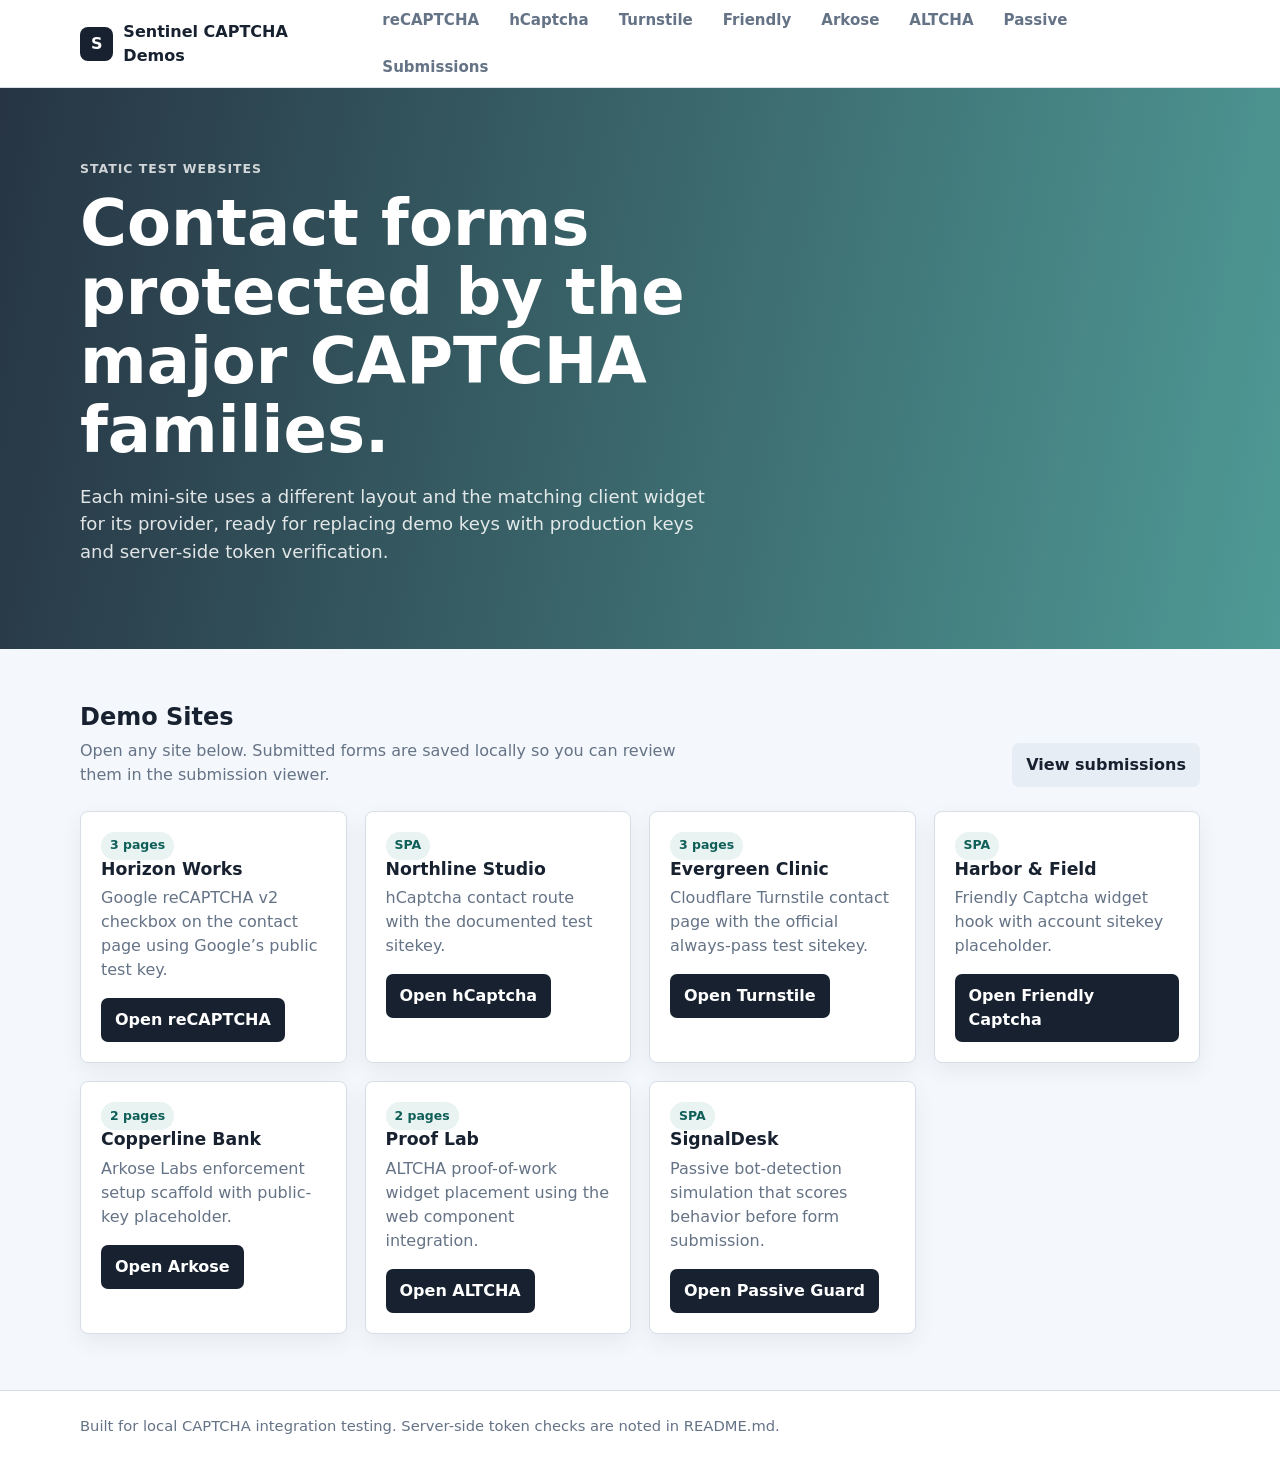
<file: index.html>
<!doctype html>
<html lang="en">
  <head>
    <meta charset="utf-8">
    <meta name="viewport" content="width=device-width, initial-scale=1">
    <title>CAPTCHA Contact Form Demo Sites</title>
    <link rel="stylesheet" href="assets/styles.css">
  </head>
  <body>
    <div class="site-shell">
      <header class="topbar">
        <div class="topbar-inner">
          <a class="brand" href="index.html"><span class="mark">S</span><span>Sentinel CAPTCHA Demos</span></a>
          <nav class="nav" aria-label="Demo sites">
            <a href="recaptcha-horizon/index.html">reCAPTCHA</a>
            <a href="hcaptcha-studio/index.html">hCaptcha</a>
            <a href="turnstile-clinic/index.html">Turnstile</a>
            <a href="friendlycaptcha-agency/index.html">Friendly</a>
            <a href="arkose-bank/index.html">Arkose</a>
            <a href="altcha-lab/index.html">ALTCHA</a>
            <a href="passive-guard/index.html">Passive</a>
            <a href="submissions.html">Submissions</a>
          </nav>
        </div>
      </header>
      <main>
        <section class="hero">
          <div class="hero-inner">
            <p class="eyebrow">Static test websites</p>
            <h1>Contact forms protected by the major CAPTCHA families.</h1>
            <p class="hero-copy">Each mini-site uses a different layout and the matching client widget for its provider, ready for replacing demo keys with production keys and server-side token verification.</p>
          </div>
        </section>
        <section class="section">
          <div class="section-head">
            <div>
              <h2>Demo Sites</h2>
              <p>Open any site below. Submitted forms are saved locally so you can review them in the submission viewer.</p>
            </div>
            <a class="button secondary" href="submissions.html">View submissions</a>
          </div>
          <div class="grid">
            <article class="card">
              <span class="tag">3 pages</span>
              <h3>Horizon Works</h3>
              <p>Google reCAPTCHA v2 checkbox on the contact page using Google’s public test key.</p>
              <a class="button" href="recaptcha-horizon/index.html">Open reCAPTCHA</a>
            </article>
            <article class="card">
              <span class="tag">SPA</span>
              <h3>Northline Studio</h3>
              <p>hCaptcha contact route with the documented test sitekey.</p>
              <a class="button" href="hcaptcha-studio/index.html">Open hCaptcha</a>
            </article>
            <article class="card">
              <span class="tag">3 pages</span>
              <h3>Evergreen Clinic</h3>
              <p>Cloudflare Turnstile contact page with the official always-pass test sitekey.</p>
              <a class="button" href="turnstile-clinic/index.html">Open Turnstile</a>
            </article>
            <article class="card">
              <span class="tag">SPA</span>
              <h3>Harbor & Field</h3>
              <p>Friendly Captcha widget hook with account sitekey placeholder.</p>
              <a class="button" href="friendlycaptcha-agency/index.html">Open Friendly Captcha</a>
            </article>
            <article class="card">
              <span class="tag">2 pages</span>
              <h3>Copperline Bank</h3>
              <p>Arkose Labs enforcement setup scaffold with public-key placeholder.</p>
              <a class="button" href="arkose-bank/index.html">Open Arkose</a>
            </article>
            <article class="card">
              <span class="tag">2 pages</span>
              <h3>Proof Lab</h3>
              <p>ALTCHA proof-of-work widget placement using the web component integration.</p>
              <a class="button" href="altcha-lab/index.html">Open ALTCHA</a>
            </article>
            <article class="card">
              <span class="tag">SPA</span>
              <h3>SignalDesk</h3>
              <p>Passive bot-detection simulation that scores behavior before form submission.</p>
              <a class="button" href="passive-guard/index.html">Open Passive Guard</a>
            </article>
          </div>
        </section>
      </main>
      <footer class="footer"><div class="footer-inner">Built for local CAPTCHA integration testing. Server-side token checks are noted in README.md.</div></footer>
    </div>
  </body>
</html>
</file>
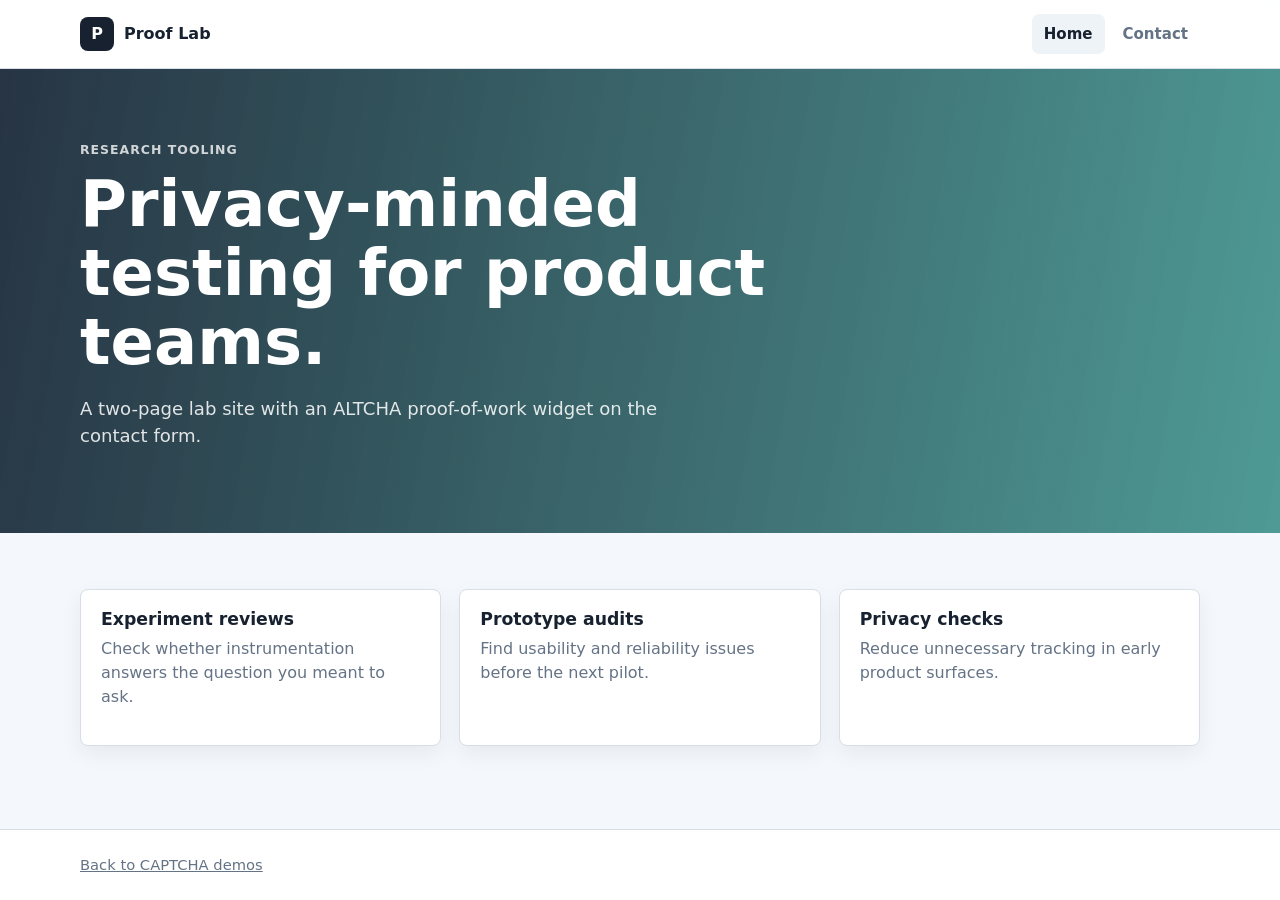
<file: altcha-lab/index.html>
<!doctype html>
<html lang="en">
  <head>
    <meta charset="utf-8">
    <meta name="viewport" content="width=device-width, initial-scale=1">
    <title>Proof Lab | ALTCHA Demo</title>
    <link rel="stylesheet" href="../assets/styles.css">
  </head>
  <body>
    <div class="site-shell">
      <header class="topbar"><div class="topbar-inner"><a class="brand" href="index.html"><span class="mark">P</span><span>Proof Lab</span></a><nav class="nav"><a aria-current="page" href="index.html">Home</a><a href="contact.html">Contact</a></nav></div></header>
      <main>
        <section class="hero"><div class="hero-inner"><p class="eyebrow">Research tooling</p><h1>Privacy-minded testing for product teams.</h1><p class="hero-copy">A two-page lab site with an ALTCHA proof-of-work widget on the contact form.</p></div></section>
        <section class="section"><div class="grid"><article class="card"><h3>Experiment reviews</h3><p>Check whether instrumentation answers the question you meant to ask.</p></article><article class="card"><h3>Prototype audits</h3><p>Find usability and reliability issues before the next pilot.</p></article><article class="card"><h3>Privacy checks</h3><p>Reduce unnecessary tracking in early product surfaces.</p></article></div></section>
      </main>
      <footer class="footer"><div class="footer-inner"><a href="../index.html">Back to CAPTCHA demos</a></div></footer>
    </div>
  </body>
</html>
</file>
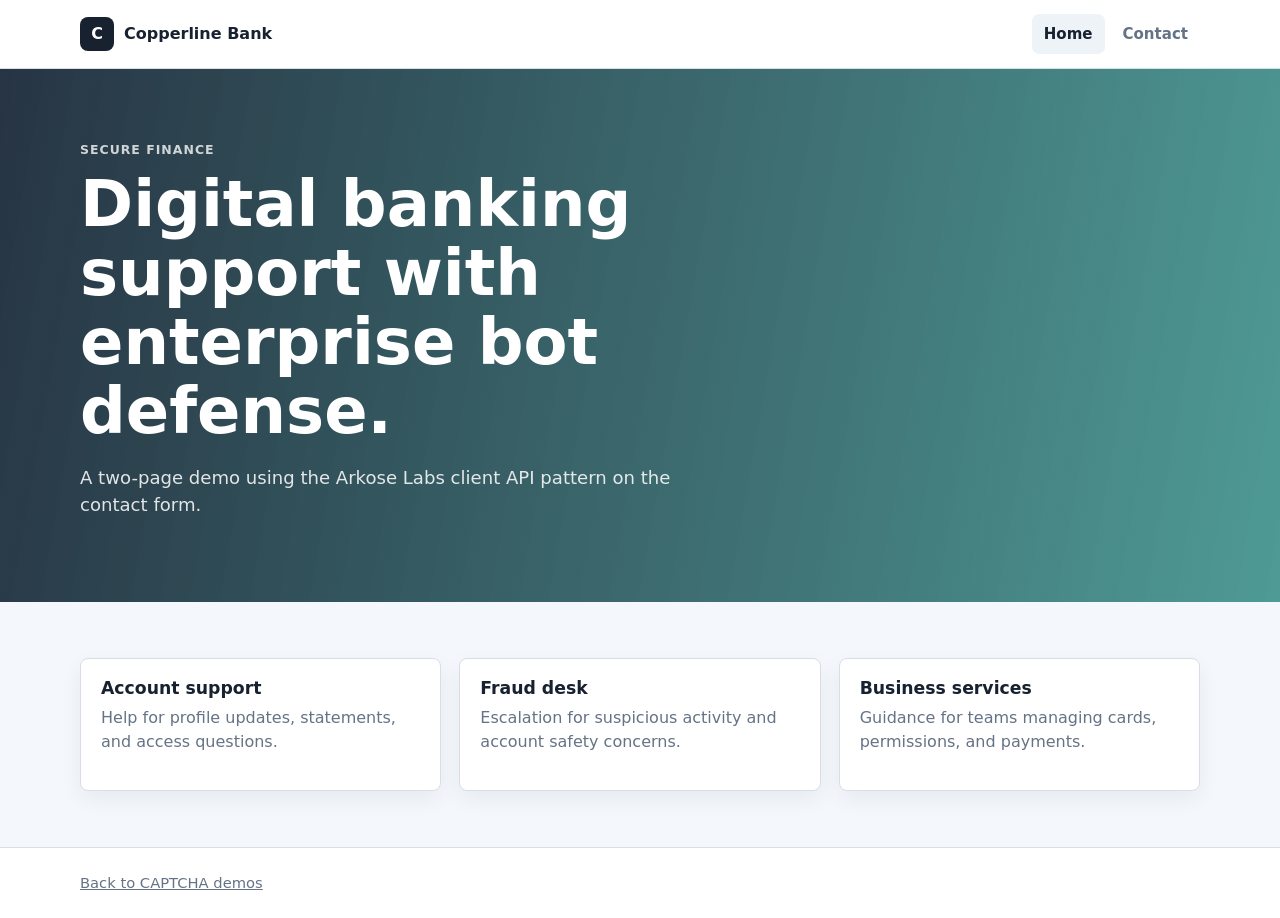
<file: arkose-bank/index.html>
<!doctype html>
<html lang="en">
  <head>
    <meta charset="utf-8">
    <meta name="viewport" content="width=device-width, initial-scale=1">
    <title>Copperline Bank | Arkose Labs Demo</title>
    <link rel="stylesheet" href="../assets/styles.css">
  </head>
  <body>
    <div class="site-shell">
      <header class="topbar"><div class="topbar-inner"><a class="brand" href="index.html"><span class="mark">C</span><span>Copperline Bank</span></a><nav class="nav"><a aria-current="page" href="index.html">Home</a><a href="contact.html">Contact</a></nav></div></header>
      <main>
        <section class="hero"><div class="hero-inner"><p class="eyebrow">Secure finance</p><h1>Digital banking support with enterprise bot defense.</h1><p class="hero-copy">A two-page demo using the Arkose Labs client API pattern on the contact form.</p></div></section>
        <section class="section"><div class="grid"><article class="card"><h3>Account support</h3><p>Help for profile updates, statements, and access questions.</p></article><article class="card"><h3>Fraud desk</h3><p>Escalation for suspicious activity and account safety concerns.</p></article><article class="card"><h3>Business services</h3><p>Guidance for teams managing cards, permissions, and payments.</p></article></div></section>
      </main>
      <footer class="footer"><div class="footer-inner"><a href="../index.html">Back to CAPTCHA demos</a></div></footer>
    </div>
  </body>
</html>
</file>
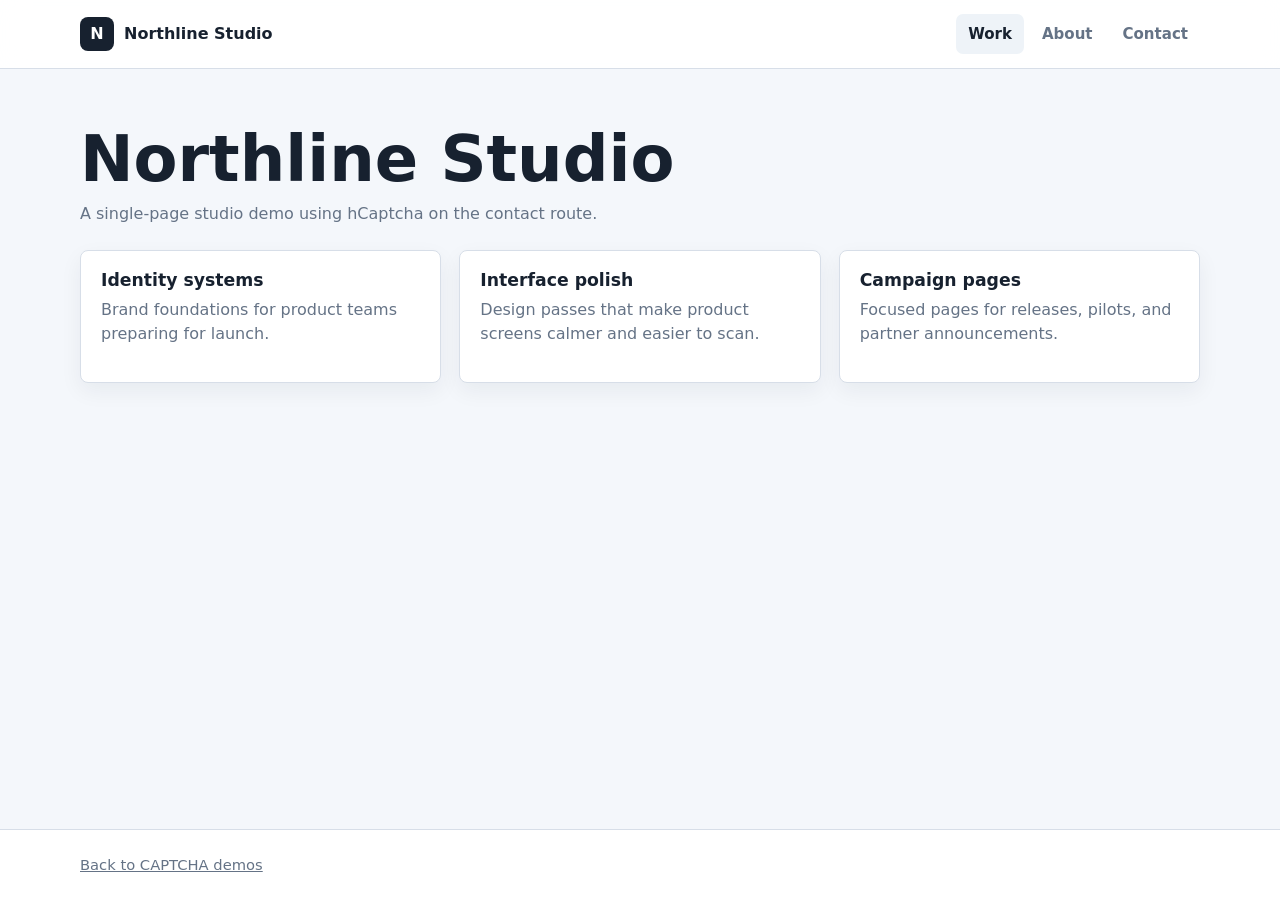
<file: hcaptcha-studio/index.html>
<!doctype html>
<html lang="en">
  <head>
    <meta charset="utf-8">
    <meta name="viewport" content="width=device-width, initial-scale=1">
    <title>Northline Studio | hCaptcha SPA Demo</title>
    <link rel="stylesheet" href="../assets/styles.css">
    <script src="https://js.hcaptcha.com/1/api.js" async defer></script>
  </head>
  <body>
    <div class="site-shell">
      <header class="topbar">
        <div class="topbar-inner">
          <a class="brand" href="#home"><span class="mark">N</span><span>Northline Studio</span></a>
          <nav class="nav" aria-label="Northline routes">
            <a href="#home" data-route-link="home" aria-current="page">Work</a>
            <a href="#about" data-route-link="about">About</a>
            <a href="#contact" data-route-link="contact">Contact</a>
          </nav>
        </div>
      </header>
      <main class="section">
        <section class="route active" data-route="home">
          <div class="section-head"><div><h1>Northline Studio</h1><p>A single-page studio demo using hCaptcha on the contact route.</p></div></div>
          <div class="grid">
            <article class="card"><h3>Identity systems</h3><p>Brand foundations for product teams preparing for launch.</p></article>
            <article class="card"><h3>Interface polish</h3><p>Design passes that make product screens calmer and easier to scan.</p></article>
            <article class="card"><h3>Campaign pages</h3><p>Focused pages for releases, pilots, and partner announcements.</p></article>
          </div>
        </section>
        <section class="route" data-route="about">
          <div class="section-head"><div><h1>About</h1><p>Northline keeps strategy, visual design, and front-end prototyping close together.</p></div></div>
          <div class="content"><p>The SPA routing is intentionally small: it swaps sections in place while keeping the hCaptcha script loaded globally for the contact form.</p></div>
        </section>
        <section class="route" data-route="contact">
          <div class="split">
            <section class="content">
              <h1>Start a project</h1>
              <p>This form uses hCaptcha’s widget class and documented test sitekey. Successful challenges add an <code>h-captcha-response</code> token to the form.</p>
            </section>
            <section class="panel" aria-label="Contact form">
              <form class="contact-form" data-demo-form data-provider="hCaptcha">
                <div class="field"><label for="hc-name">Name</label><input id="hc-name" name="name" required></div>
                <div class="field"><label for="hc-email">Email</label><input id="hc-email" name="email" type="email" required></div>
                <div class="field"><label for="hc-budget">Budget</label><select id="hc-budget" name="budget"><option>Exploring</option><option>Under $10k</option><option>$10k-$25k</option><option>$25k+</option></select></div>
                <div class="field"><label for="hc-message">Message</label><textarea id="hc-message" name="message" required></textarea></div>
                <div class="captcha-slot"><div class="h-captcha" data-sitekey="10000000-ffff-ffff-ffff-000000000001" data-callback="sentinelCaptchaSolved" data-expired-callback="sentinelCaptchaExpired" data-error-callback="sentinelCaptchaError"></div></div>
                <button class="button" type="submit">Send inquiry</button>
                <p class="status" data-status></p>
              </form>
            </section>
          </div>
        </section>
      </main>
      <footer class="footer"><div class="footer-inner"><a href="../index.html">Back to CAPTCHA demos</a></div></footer>
    </div>
    <script src="../assets/spa.js"></script>
    <script src="../assets/forms.js"></script>
  </body>
</html>
</file>
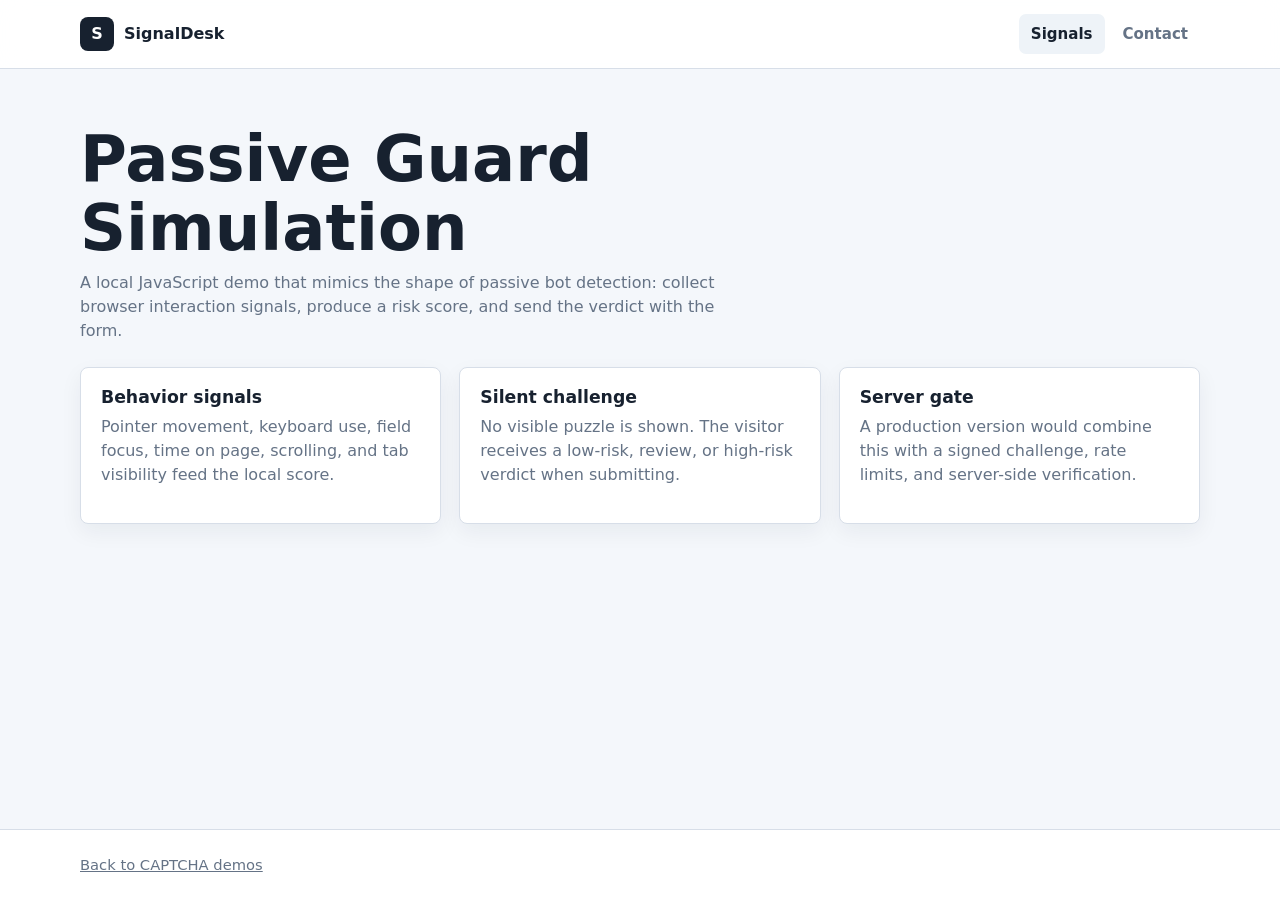
<file: passive-guard/index.html>
<!doctype html>
<html lang="en">
  <head>
    <meta charset="utf-8">
    <meta name="viewport" content="width=device-width, initial-scale=1">
    <title>SignalDesk | Passive Bot Detection Demo</title>
    <link rel="stylesheet" href="../assets/styles.css">
  </head>
  <body>
    <div class="site-shell">
      <header class="topbar">
        <div class="topbar-inner">
          <a class="brand" href="#home"><span class="mark">S</span><span>SignalDesk</span></a>
          <nav class="nav" aria-label="SignalDesk routes">
            <a href="#home" data-route-link="home" aria-current="page">Signals</a>
            <a href="#contact" data-route-link="contact">Contact</a>
          </nav>
        </div>
      </header>
      <main class="section">
        <section class="route active" data-route="home">
          <div class="section-head">
            <div>
              <h1>Passive Guard Simulation</h1>
              <p>A local JavaScript demo that mimics the shape of passive bot detection: collect browser interaction signals, produce a risk score, and send the verdict with the form.</p>
            </div>
          </div>
          <div class="grid">
            <article class="card">
              <h3>Behavior signals</h3>
              <p>Pointer movement, keyboard use, field focus, time on page, scrolling, and tab visibility feed the local score.</p>
            </article>
            <article class="card">
              <h3>Silent challenge</h3>
              <p>No visible puzzle is shown. The visitor receives a low-risk, review, or high-risk verdict when submitting.</p>
            </article>
            <article class="card">
              <h3>Server gate</h3>
              <p>A production version would combine this with a signed challenge, rate limits, and server-side verification.</p>
            </article>
          </div>
        </section>
        <section class="route" data-route="contact">
          <div class="split">
            <section class="content">
              <h1>Contact SignalDesk</h1>
              <p>This form uses the local <code>PassiveGuard</code> helper to simulate Turnstile-style passive assessment. The submitted form includes hidden risk fields for server review.</p>
              <div class="signal-meter" aria-label="Passive signal meter">
                <strong>Passive signal model</strong>
                <div class="signal-bar"><span></span></div>
                <p class="form-note">Interact naturally with the page before submitting to produce a stronger human signal.</p>
              </div>
            </section>
            <section class="panel">
              <form class="contact-form" data-demo-form data-provider="Passive Guard" data-passive-guard>
                <div class="field"><label for="pg-name">Name</label><input id="pg-name" name="name" autocomplete="name" required></div>
                <div class="field"><label for="pg-email">Email</label><input id="pg-email" name="email" type="email" autocomplete="email" required></div>
                <div class="field"><label for="pg-company">Company</label><input id="pg-company" name="company" autocomplete="organization"></div>
                <div class="field"><label for="pg-message">Message</label><textarea id="pg-message" name="message" required></textarea></div>
                <input name="passive-score" type="hidden">
                <input name="passive-verdict" type="hidden">
                <input name="passive-details" type="hidden">
                <button class="button" type="submit">Send with passive check</button>
                <p class="status" data-status></p>
              </form>
            </section>
          </div>
        </section>
      </main>
      <footer class="footer"><div class="footer-inner"><a href="../index.html">Back to CAPTCHA demos</a></div></footer>
    </div>
    <script src="../assets/spa.js"></script>
    <script src="../assets/passive-guard.js"></script>
    <script src="../assets/forms.js"></script>
  </body>
</html>
</file>
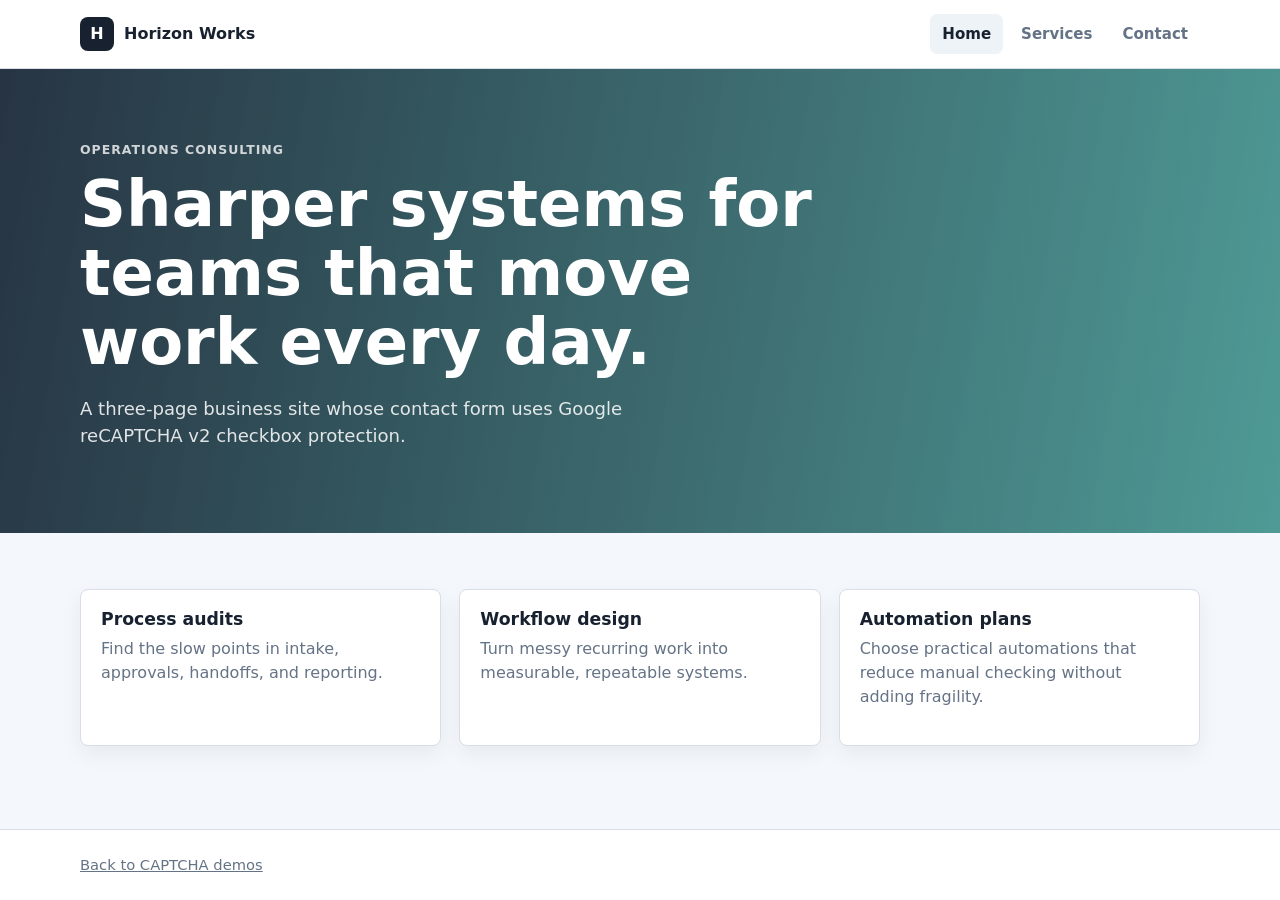
<file: recaptcha-horizon/index.html>
<!doctype html>
<html lang="en">
  <head>
    <meta charset="utf-8">
    <meta name="viewport" content="width=device-width, initial-scale=1">
    <title>Horizon Works | reCAPTCHA Demo</title>
    <link rel="stylesheet" href="../assets/styles.css">
  </head>
  <body>
    <div class="site-shell">
      <header class="topbar">
        <div class="topbar-inner">
          <a class="brand" href="index.html"><span class="mark">H</span><span>Horizon Works</span></a>
          <nav class="nav" aria-label="Horizon navigation">
            <a aria-current="page" href="index.html">Home</a>
            <a href="services.html">Services</a>
            <a href="contact.html">Contact</a>
          </nav>
        </div>
      </header>
      <main>
        <section class="hero">
          <div class="hero-inner">
            <p class="eyebrow">Operations consulting</p>
            <h1>Sharper systems for teams that move work every day.</h1>
            <p class="hero-copy">A three-page business site whose contact form uses Google reCAPTCHA v2 checkbox protection.</p>
          </div>
        </section>
        <section class="section">
          <div class="grid">
            <article class="card"><h3>Process audits</h3><p>Find the slow points in intake, approvals, handoffs, and reporting.</p></article>
            <article class="card"><h3>Workflow design</h3><p>Turn messy recurring work into measurable, repeatable systems.</p></article>
            <article class="card"><h3>Automation plans</h3><p>Choose practical automations that reduce manual checking without adding fragility.</p></article>
          </div>
        </section>
      </main>
      <footer class="footer"><div class="footer-inner"><a href="../index.html">Back to CAPTCHA demos</a></div></footer>
    </div>
  </body>
</html>
</file>
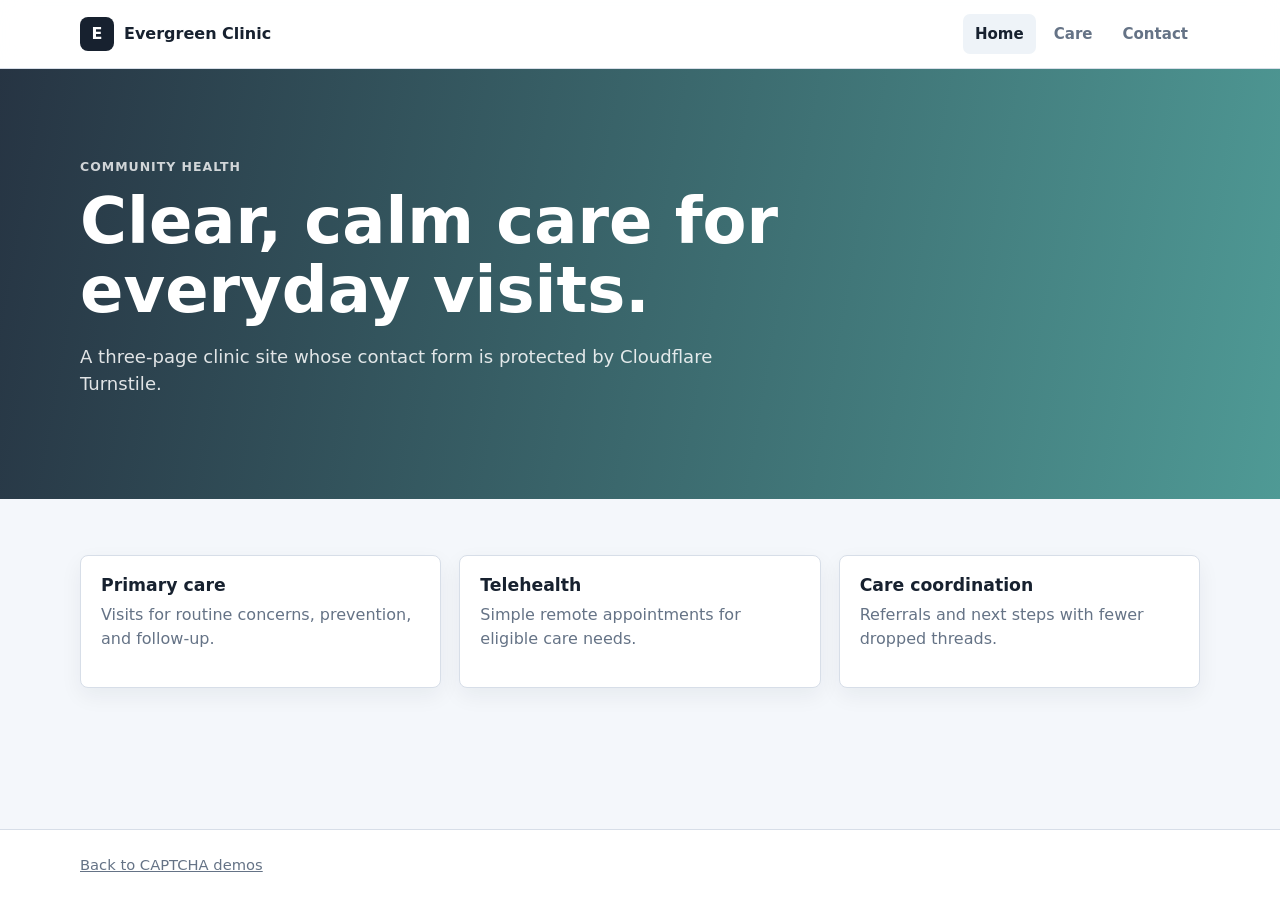
<file: turnstile-clinic/index.html>
<!doctype html>
<html lang="en">
  <head>
    <meta charset="utf-8">
    <meta name="viewport" content="width=device-width, initial-scale=1">
    <title>Evergreen Clinic | Turnstile Demo</title>
    <link rel="stylesheet" href="../assets/styles.css">
  </head>
  <body>
    <div class="site-shell">
      <header class="topbar"><div class="topbar-inner"><a class="brand" href="index.html"><span class="mark">E</span><span>Evergreen Clinic</span></a><nav class="nav"><a aria-current="page" href="index.html">Home</a><a href="care.html">Care</a><a href="contact.html">Contact</a></nav></div></header>
      <main>
        <section class="hero">
          <div class="hero-inner">
            <p class="eyebrow">Community health</p>
            <h1>Clear, calm care for everyday visits.</h1>
            <p class="hero-copy">A three-page clinic site whose contact form is protected by Cloudflare Turnstile.</p>
          </div>
        </section>
        <section class="section"><div class="grid"><article class="card"><h3>Primary care</h3><p>Visits for routine concerns, prevention, and follow-up.</p></article><article class="card"><h3>Telehealth</h3><p>Simple remote appointments for eligible care needs.</p></article><article class="card"><h3>Care coordination</h3><p>Referrals and next steps with fewer dropped threads.</p></article></div></section>
      </main>
      <footer class="footer"><div class="footer-inner"><a href="../index.html">Back to CAPTCHA demos</a></div></footer>
    </div>
  </body>
</html>
</file>
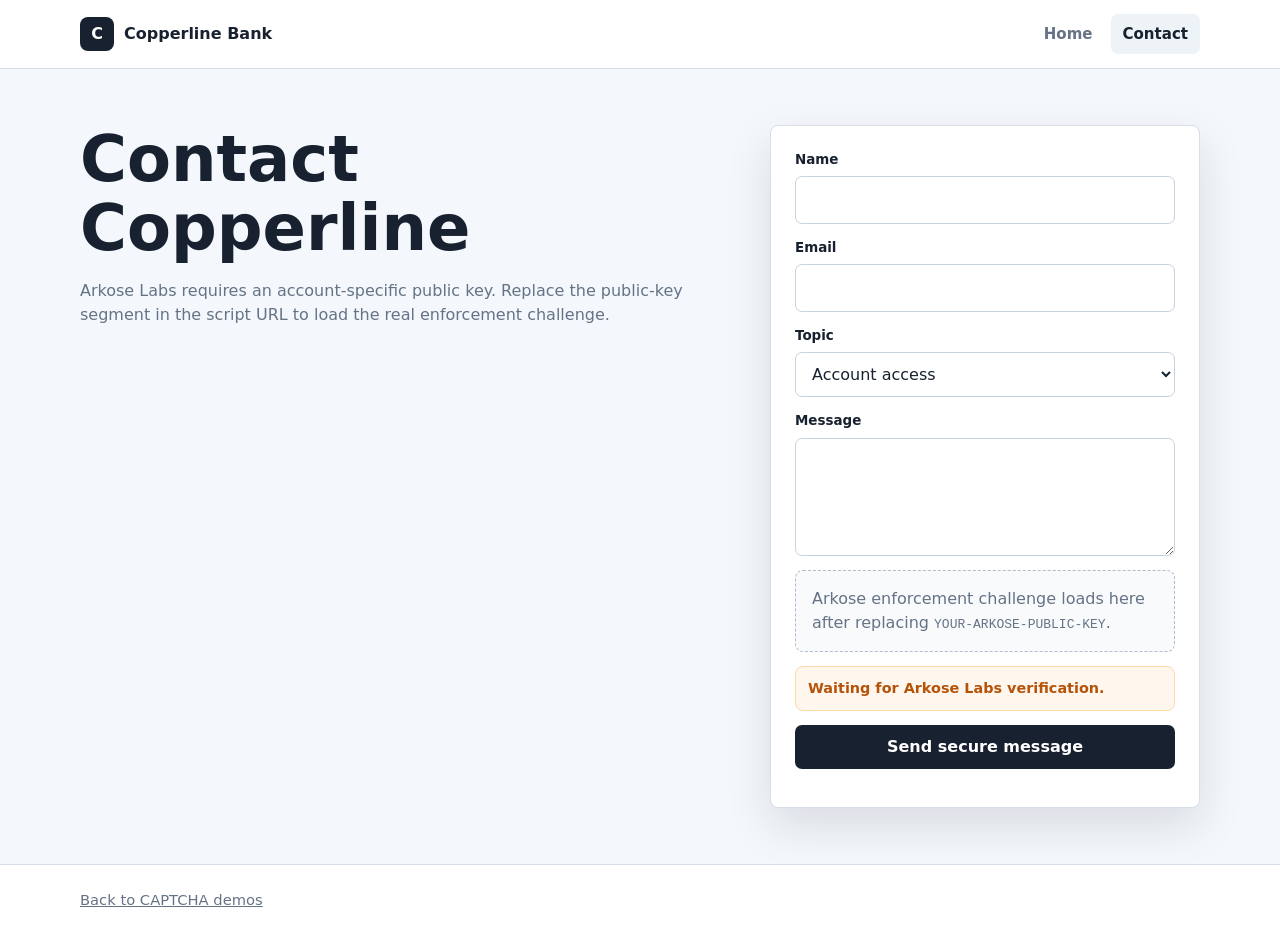
<file: arkose-bank/contact.html>
<!doctype html>
<html lang="en">
  <head>
    <meta charset="utf-8">
    <meta name="viewport" content="width=device-width, initial-scale=1">
    <title>Contact | Copperline Bank Arkose</title>
    <link rel="stylesheet" href="../assets/styles.css">
    <script>
      function setupArkose(myArkose) {
        window.copperlineArkose = myArkose;
        myArkose.setConfig({
          selector: "#arkose-challenge",
          onCompleted: function (response) {
            document.querySelector("#arkose-token").value = response.token;
            window.sentinelCaptchaSolved(response.token);
          },
          onError: function () {
            window.sentinelCaptchaError();
          }
        });
      }
    </script>
    <script src="https://client-api.arkoselabs.com/v2/YOUR-ARKOSE-PUBLIC-KEY/api.js" data-callback="setupArkose" async defer></script>
  </head>
  <body>
    <div class="site-shell">
      <header class="topbar"><div class="topbar-inner"><a class="brand" href="index.html"><span class="mark">C</span><span>Copperline Bank</span></a><nav class="nav"><a href="index.html">Home</a><a aria-current="page" href="contact.html">Contact</a></nav></div></header>
      <main class="section split">
        <section class="content">
          <h1>Contact Copperline</h1>
          <p>Arkose Labs requires an account-specific public key. Replace the public-key segment in the script URL to load the real enforcement challenge.</p>
        </section>
        <section class="panel">
          <form class="contact-form" data-demo-form data-provider="Arkose Labs">
            <div class="field"><label for="ak-name">Name</label><input id="ak-name" name="name" required></div>
            <div class="field"><label for="ak-email">Email</label><input id="ak-email" name="email" type="email" required></div>
            <div class="field"><label for="ak-topic">Topic</label><select id="ak-topic" name="topic"><option>Account access</option><option>Business banking</option><option>Fraud concern</option></select></div>
            <div class="field"><label for="ak-message">Message</label><textarea id="ak-message" name="message" required></textarea></div>
            <input id="arkose-token" name="arkose-token" type="hidden">
            <div class="captcha-slot"><div id="arkose-challenge" class="arkose-placeholder">Arkose enforcement challenge loads here after replacing <code>YOUR-ARKOSE-PUBLIC-KEY</code>.</div></div>
            <button class="button" type="submit">Send secure message</button>
            <p class="status" data-status></p>
          </form>
        </section>
      </main>
      <footer class="footer"><div class="footer-inner"><a href="../index.html">Back to CAPTCHA demos</a></div></footer>
    </div>
    <script src="../assets/forms.js"></script>
  </body>
</html>
</file>
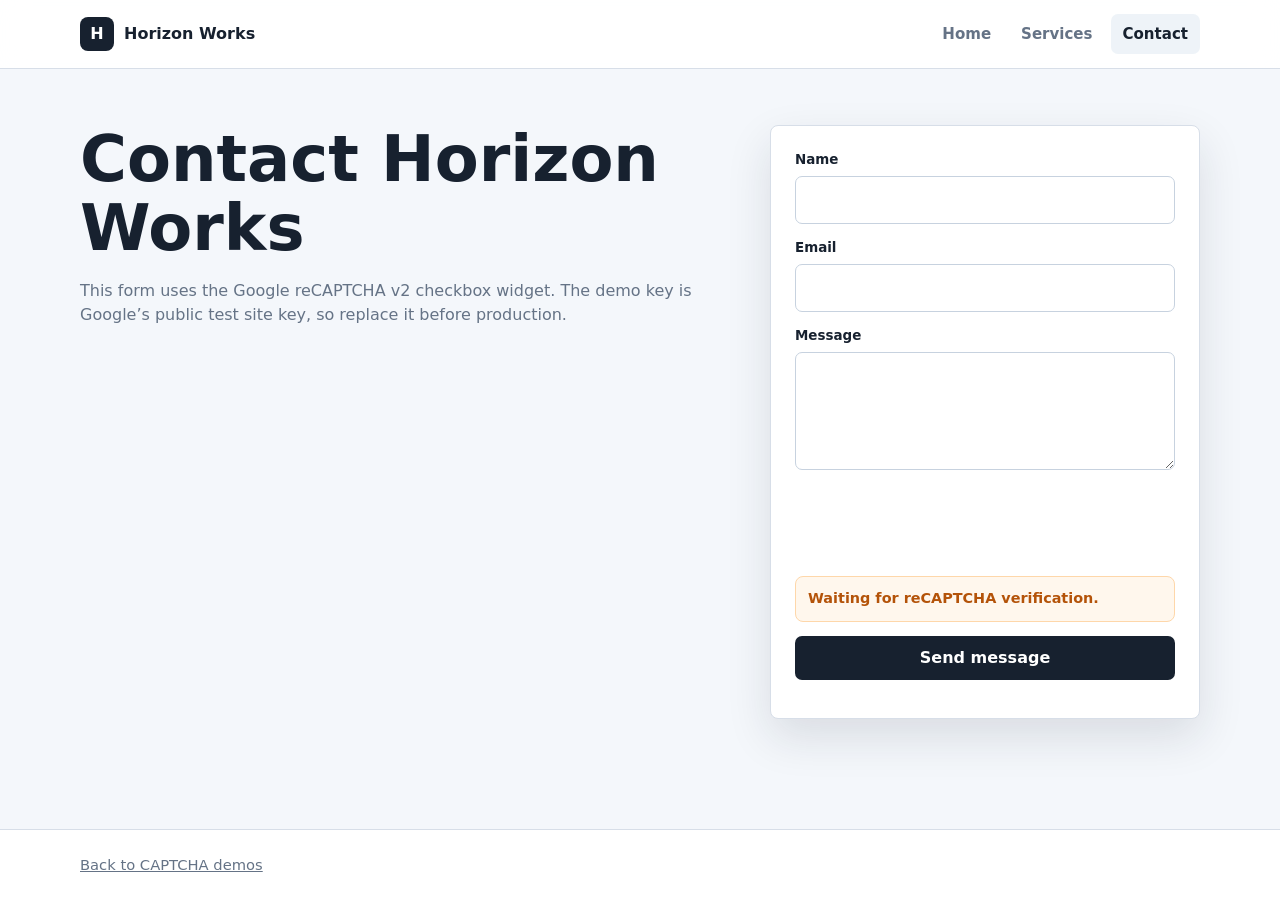
<file: recaptcha-horizon/contact.html>
<!doctype html>
<html lang="en">
  <head>
    <meta charset="utf-8">
    <meta name="viewport" content="width=device-width, initial-scale=1">
    <title>Contact | Horizon Works reCAPTCHA</title>
    <link rel="stylesheet" href="../assets/styles.css">
    <script src="https://www.google.com/recaptcha/api.js" async defer></script>
  </head>
  <body>
    <div class="site-shell">
      <header class="topbar">
        <div class="topbar-inner">
          <a class="brand" href="index.html"><span class="mark">H</span><span>Horizon Works</span></a>
          <nav class="nav" aria-label="Horizon navigation">
            <a href="index.html">Home</a>
            <a href="services.html">Services</a>
            <a aria-current="page" href="contact.html">Contact</a>
          </nav>
        </div>
      </header>
      <main class="section split">
        <section class="content">
          <h1>Contact Horizon Works</h1>
          <p>This form uses the Google reCAPTCHA v2 checkbox widget. The demo key is Google’s public test site key, so replace it before production.</p>
        </section>
        <section class="panel" aria-label="Contact form">
          <form class="contact-form" data-demo-form data-provider="reCAPTCHA">
            <div class="field"><label for="name">Name</label><input id="name" name="name" autocomplete="name" required></div>
            <div class="field"><label for="email">Email</label><input id="email" name="email" type="email" autocomplete="email" required></div>
            <div class="field"><label for="message">Message</label><textarea id="message" name="message" required></textarea></div>
            <div class="captcha-slot"><div class="g-recaptcha" data-sitekey="6LeIxAcTAAAAAJcZVRqyHh71UMIEGNQ_MXjiZKhI" data-callback="sentinelCaptchaSolved" data-expired-callback="sentinelCaptchaExpired" data-error-callback="sentinelCaptchaError"></div></div>
            <button class="button" type="submit">Send message</button>
            <p class="status" data-status></p>
          </form>
        </section>
      </main>
      <footer class="footer"><div class="footer-inner"><a href="../index.html">Back to CAPTCHA demos</a></div></footer>
    </div>
    <script src="../assets/forms.js"></script>
  </body>
</html>
</file>
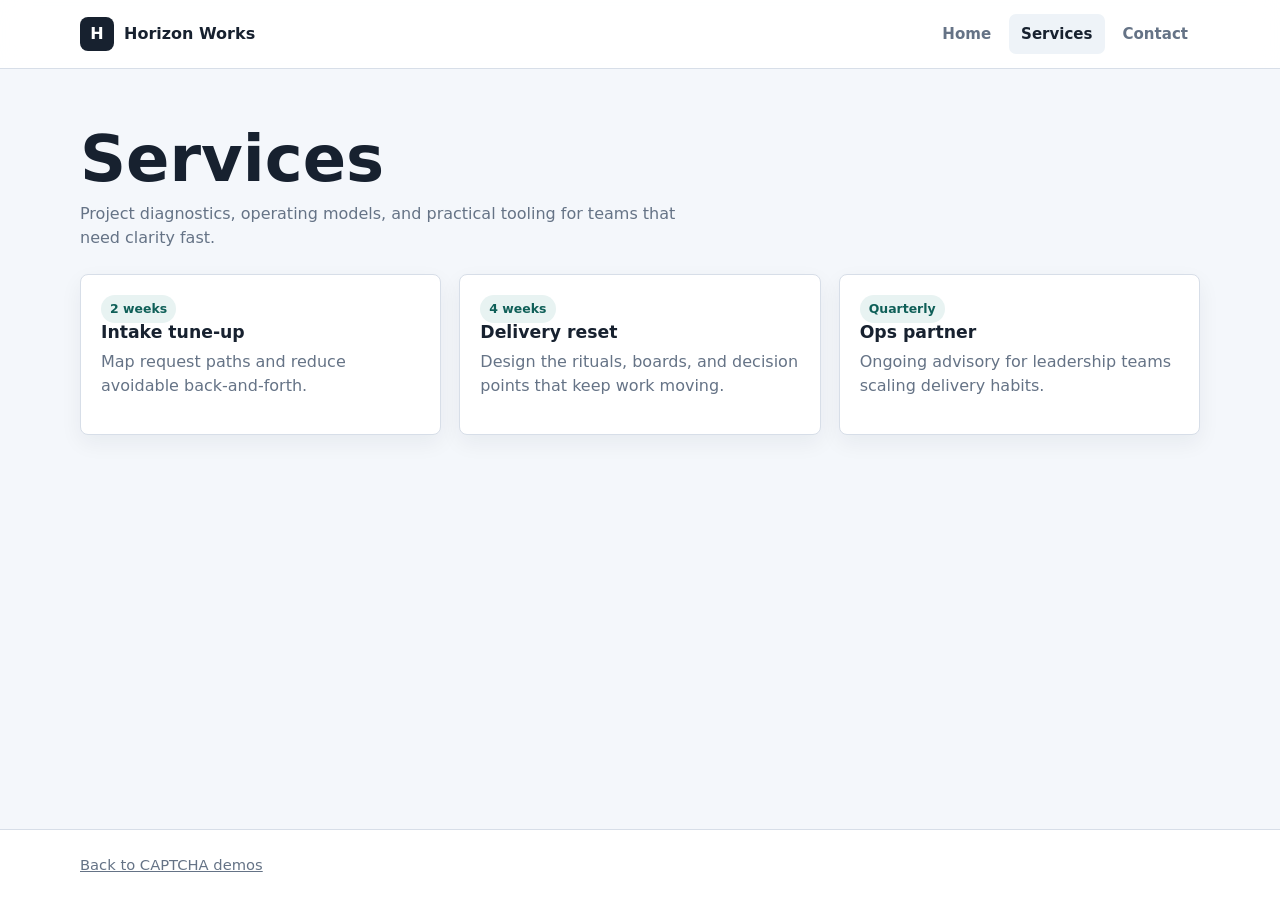
<file: recaptcha-horizon/services.html>
<!doctype html>
<html lang="en">
  <head>
    <meta charset="utf-8">
    <meta name="viewport" content="width=device-width, initial-scale=1">
    <title>Services | Horizon Works</title>
    <link rel="stylesheet" href="../assets/styles.css">
  </head>
  <body>
    <div class="site-shell">
      <header class="topbar">
        <div class="topbar-inner">
          <a class="brand" href="index.html"><span class="mark">H</span><span>Horizon Works</span></a>
          <nav class="nav" aria-label="Horizon navigation">
            <a href="index.html">Home</a>
            <a aria-current="page" href="services.html">Services</a>
            <a href="contact.html">Contact</a>
          </nav>
        </div>
      </header>
      <main class="section">
        <div class="section-head">
          <div>
            <h1>Services</h1>
            <p>Project diagnostics, operating models, and practical tooling for teams that need clarity fast.</p>
          </div>
        </div>
        <div class="grid">
          <article class="card"><span class="tag">2 weeks</span><h3>Intake tune-up</h3><p>Map request paths and reduce avoidable back-and-forth.</p></article>
          <article class="card"><span class="tag">4 weeks</span><h3>Delivery reset</h3><p>Design the rituals, boards, and decision points that keep work moving.</p></article>
          <article class="card"><span class="tag">Quarterly</span><h3>Ops partner</h3><p>Ongoing advisory for leadership teams scaling delivery habits.</p></article>
        </div>
      </main>
      <footer class="footer"><div class="footer-inner"><a href="../index.html">Back to CAPTCHA demos</a></div></footer>
    </div>
  </body>
</html>
</file>
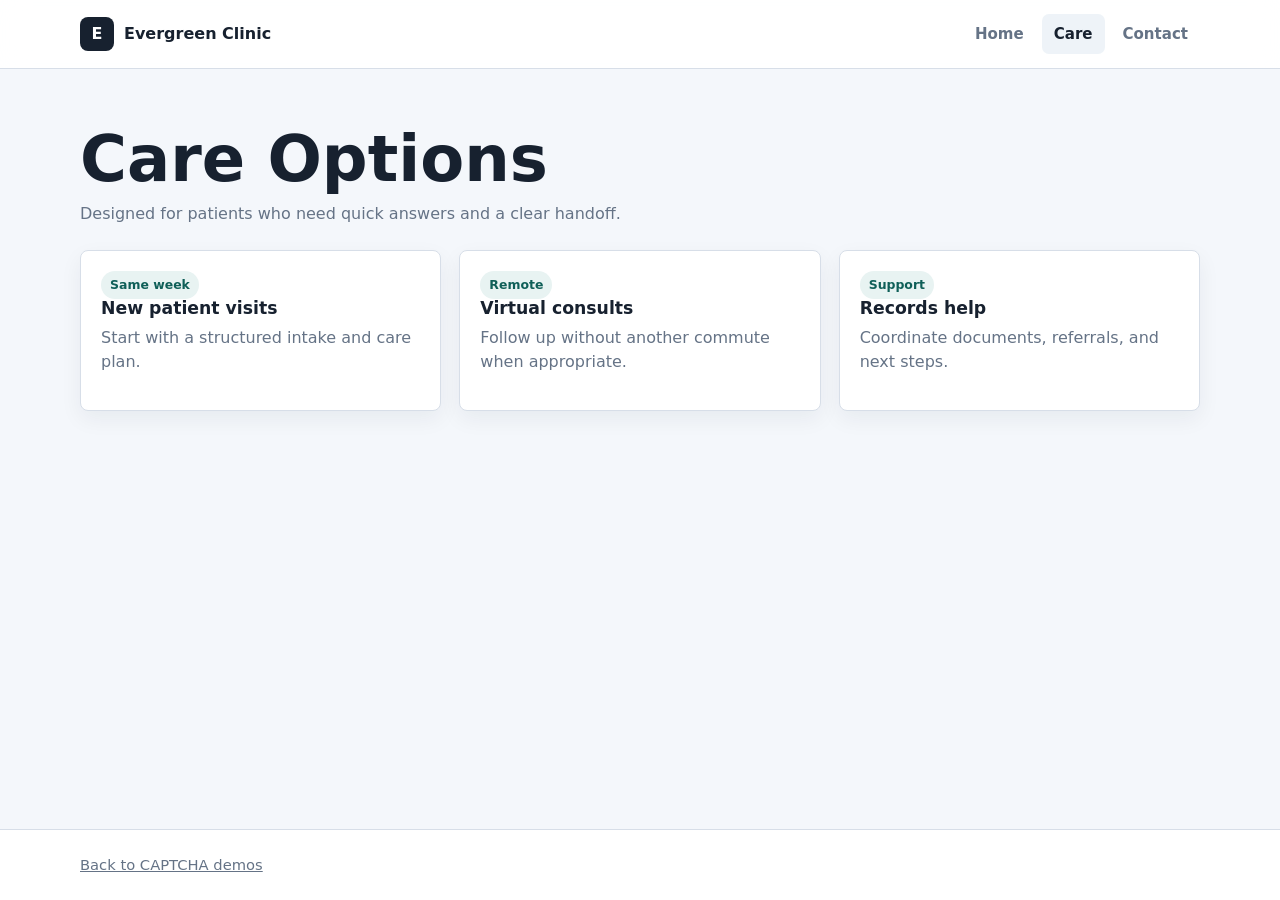
<file: turnstile-clinic/care.html>
<!doctype html>
<html lang="en">
  <head>
    <meta charset="utf-8">
    <meta name="viewport" content="width=device-width, initial-scale=1">
    <title>Care | Evergreen Clinic</title>
    <link rel="stylesheet" href="../assets/styles.css">
  </head>
  <body>
    <div class="site-shell">
      <header class="topbar"><div class="topbar-inner"><a class="brand" href="index.html"><span class="mark">E</span><span>Evergreen Clinic</span></a><nav class="nav"><a href="index.html">Home</a><a aria-current="page" href="care.html">Care</a><a href="contact.html">Contact</a></nav></div></header>
      <main class="section">
        <div class="section-head"><div><h1>Care Options</h1><p>Designed for patients who need quick answers and a clear handoff.</p></div></div>
        <div class="grid"><article class="card"><span class="tag">Same week</span><h3>New patient visits</h3><p>Start with a structured intake and care plan.</p></article><article class="card"><span class="tag">Remote</span><h3>Virtual consults</h3><p>Follow up without another commute when appropriate.</p></article><article class="card"><span class="tag">Support</span><h3>Records help</h3><p>Coordinate documents, referrals, and next steps.</p></article></div>
      </main>
      <footer class="footer"><div class="footer-inner"><a href="../index.html">Back to CAPTCHA demos</a></div></footer>
    </div>
  </body>
</html>
</file>
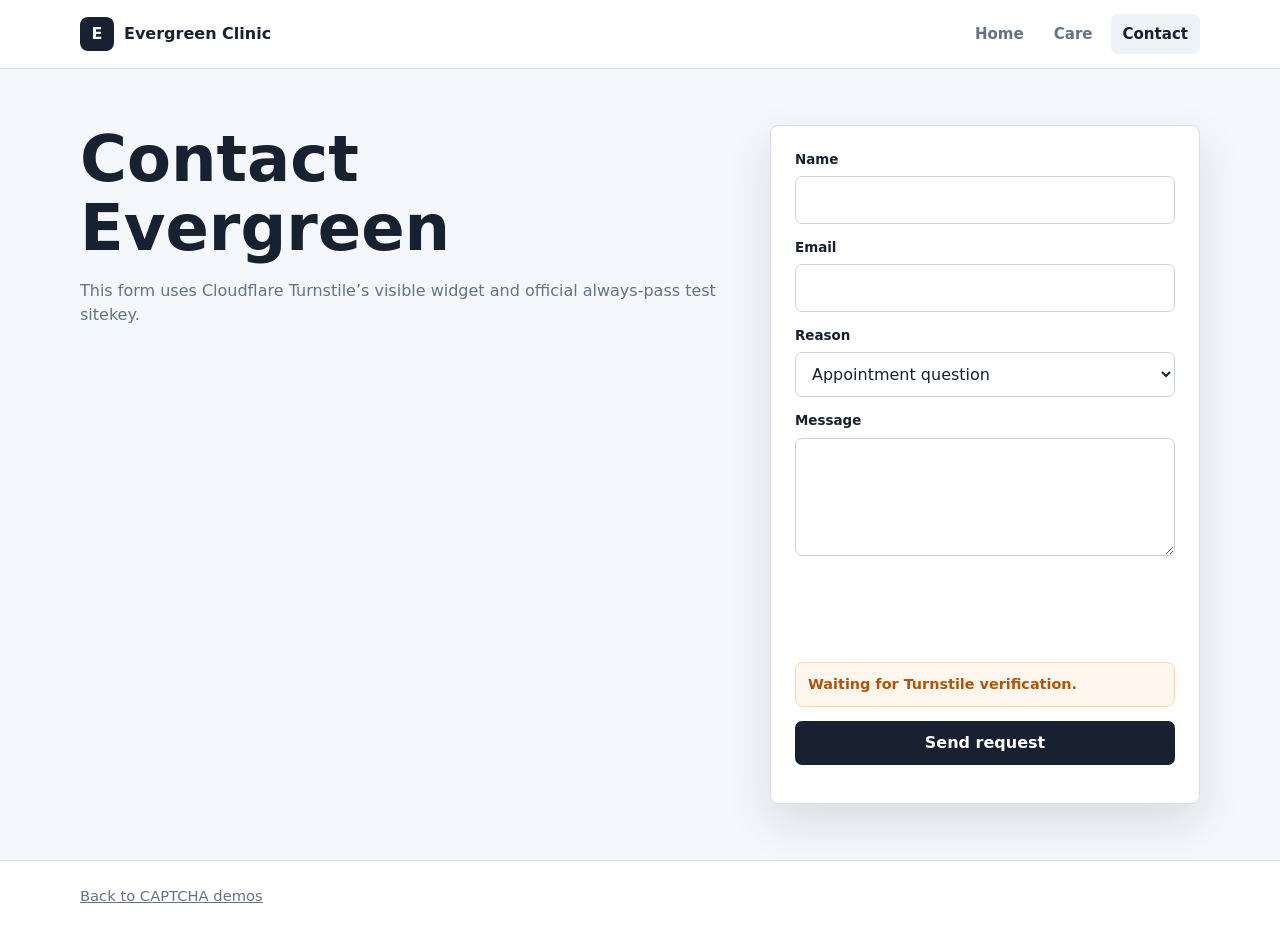
<file: turnstile-clinic/contact.html>
<!doctype html>
<html lang="en">
  <head>
    <meta charset="utf-8">
    <meta name="viewport" content="width=device-width, initial-scale=1">
    <title>Contact | Evergreen Clinic Turnstile</title>
    <link rel="stylesheet" href="../assets/styles.css">
    <script src="https://challenges.cloudflare.com/turnstile/v0/api.js" async defer></script>
  </head>
  <body>
    <div class="site-shell">
      <header class="topbar"><div class="topbar-inner"><a class="brand" href="index.html"><span class="mark">E</span><span>Evergreen Clinic</span></a><nav class="nav"><a href="index.html">Home</a><a href="care.html">Care</a><a aria-current="page" href="contact.html">Contact</a></nav></div></header>
      <main class="section split">
        <section class="content">
          <h1>Contact Evergreen</h1>
          <p>This form uses Cloudflare Turnstile’s visible widget and official always-pass test sitekey.</p>
        </section>
        <section class="panel">
          <form class="contact-form" data-demo-form data-provider="Turnstile">
            <div class="field"><label for="ts-name">Name</label><input id="ts-name" name="name" required></div>
            <div class="field"><label for="ts-email">Email</label><input id="ts-email" name="email" type="email" required></div>
            <div class="field"><label for="ts-reason">Reason</label><select id="ts-reason" name="reason"><option>Appointment question</option><option>Records request</option><option>Billing question</option></select></div>
            <div class="field"><label for="ts-message">Message</label><textarea id="ts-message" name="message" required></textarea></div>
            <div class="captcha-slot"><div class="cf-turnstile" data-sitekey="1x00000000000000000000AA" data-callback="sentinelCaptchaSolved" data-expired-callback="sentinelCaptchaExpired" data-error-callback="sentinelCaptchaError"></div></div>
            <button class="button" type="submit">Send request</button>
            <p class="status" data-status></p>
          </form>
        </section>
      </main>
      <footer class="footer"><div class="footer-inner"><a href="../index.html">Back to CAPTCHA demos</a></div></footer>
    </div>
    <script src="../assets/forms.js"></script>
  </body>
</html>
</file>
<file: assets/styles.css>
:root {
  color-scheme: light;
  --ink: #17212f;
  --muted: #657386;
  --line: #d7dee8;
  --paper: #ffffff;
  --soft: #f4f7fb;
  --brand: #0f766e;
  --brand-2: #2457a6;
  --accent: #b45309;
  --ok: #15803d;
  --shadow: 0 18px 45px rgba(24, 36, 52, 0.12);
  font-family: Inter, ui-sans-serif, system-ui, -apple-system, BlinkMacSystemFont, "Segoe UI", sans-serif;
}

* {
  box-sizing: border-box;
}

body {
  margin: 0;
  background: var(--soft);
  color: var(--ink);
  line-height: 1.5;
}

a {
  color: inherit;
}

.site-shell {
  min-height: 100vh;
  display: flex;
  flex-direction: column;
}

.topbar {
  background: rgba(255, 255, 255, 0.92);
  border-bottom: 1px solid var(--line);
  position: sticky;
  top: 0;
  z-index: 10;
  backdrop-filter: blur(14px);
}

.topbar-inner,
.section,
.hero-inner,
.footer-inner {
  width: min(1120px, calc(100% - 32px));
  margin: 0 auto;
}

.topbar-inner {
  min-height: 68px;
  display: flex;
  align-items: center;
  justify-content: space-between;
  gap: 20px;
}

.brand {
  display: flex;
  align-items: center;
  gap: 10px;
  font-weight: 800;
  text-decoration: none;
}

.mark {
  width: 34px;
  height: 34px;
  border-radius: 8px;
  display: grid;
  place-items: center;
  background: var(--ink);
  color: #fff;
  font-weight: 900;
}

.nav {
  display: flex;
  align-items: center;
  gap: 6px;
  flex-wrap: wrap;
}

.nav a {
  color: var(--muted);
  text-decoration: none;
  font-size: 0.94rem;
  font-weight: 650;
  padding: 9px 12px;
  border-radius: 7px;
}

.nav a:hover,
.nav a[aria-current="page"] {
  color: var(--ink);
  background: #eef3f8;
}

.hero {
  min-height: 430px;
  display: flex;
  align-items: center;
  background:
    linear-gradient(100deg, rgba(16, 31, 47, 0.9), rgba(15, 118, 110, 0.72)),
    url("https://images.unsplash.com/photo-1550751827-4bd374c3f58b?auto=format&fit=crop&w=1800&q=80") center/cover;
  color: #fff;
}

.hero-inner {
  padding: 72px 0 84px;
}

.eyebrow {
  margin: 0 0 10px;
  color: rgba(255, 255, 255, 0.78);
  font-weight: 800;
  text-transform: uppercase;
  letter-spacing: 0.08em;
  font-size: 0.78rem;
}

h1,
h2,
h3 {
  line-height: 1.08;
  margin: 0;
}

h1 {
  max-width: 760px;
  font-size: clamp(2.35rem, 5vw, 5rem);
}

.hero-copy {
  margin: 18px 0 0;
  max-width: 650px;
  color: rgba(255, 255, 255, 0.86);
  font-size: 1.13rem;
}

.section {
  padding: 56px 0;
}

.section-head {
  display: flex;
  align-items: end;
  justify-content: space-between;
  gap: 24px;
  margin-bottom: 24px;
}

.section-head p {
  max-width: 640px;
  margin: 8px 0 0;
  color: var(--muted);
}

.grid {
  display: grid;
  grid-template-columns: repeat(auto-fit, minmax(240px, 1fr));
  gap: 18px;
}

.card {
  background: var(--paper);
  border: 1px solid var(--line);
  border-radius: 8px;
  padding: 20px;
  box-shadow: 0 8px 22px rgba(24, 36, 52, 0.06);
}

.card h3 {
  font-size: 1.08rem;
  margin-bottom: 8px;
}

.card p {
  color: var(--muted);
  margin: 0 0 16px;
}

.tag {
  display: inline-flex;
  align-items: center;
  min-height: 28px;
  padding: 4px 9px;
  border-radius: 999px;
  background: #e8f3f2;
  color: #0f5f58;
  font-size: 0.78rem;
  font-weight: 800;
}

.button {
  min-height: 42px;
  border: 0;
  border-radius: 7px;
  background: var(--ink);
  color: #fff;
  font: inherit;
  font-weight: 800;
  padding: 10px 14px;
  display: inline-flex;
  align-items: center;
  justify-content: center;
  gap: 8px;
  text-decoration: none;
  cursor: pointer;
}

.button.secondary {
  background: #e7edf5;
  color: var(--ink);
}

.split {
  display: grid;
  grid-template-columns: minmax(0, 1fr) minmax(320px, 430px);
  gap: 36px;
  align-items: start;
}

.content p,
.content li {
  color: var(--muted);
}

.panel {
  background: var(--paper);
  border: 1px solid var(--line);
  border-radius: 8px;
  padding: 24px;
  box-shadow: var(--shadow);
}

.contact-form {
  display: grid;
  gap: 14px;
}

.field {
  display: grid;
  gap: 6px;
}

.field label {
  font-size: 0.84rem;
  font-weight: 800;
}

.field input,
.field textarea,
.field select {
  width: 100%;
  border: 1px solid #c7d2df;
  border-radius: 7px;
  padding: 11px 12px;
  font: inherit;
  color: var(--ink);
  background: #fff;
}

.field textarea {
  min-height: 118px;
  resize: vertical;
}

.captcha-slot {
  min-height: 78px;
  display: flex;
  align-items: center;
  justify-content: flex-start;
  overflow-x: auto;
}

.form-note,
.status,
.captcha-signal {
  margin: 0;
  color: var(--muted);
  font-size: 0.9rem;
}

.status,
.captcha-signal {
  border-radius: 8px;
}

.status:not(:empty),
.captcha-signal {
  border: 1px solid var(--line);
  padding: 11px 12px;
  background: #fff;
}

.status.success,
.captcha-signal.success {
  color: var(--ok);
  font-weight: 800;
  border-color: #bbf7d0;
  background: #f0fdf4;
}

.status.warning,
.captcha-signal.warning {
  color: var(--accent);
  font-weight: 800;
  border-color: #fed7aa;
  background: #fff7ed;
}

.status.pending,
.captcha-signal.pending {
  color: var(--muted);
  border-color: #cfe0f2;
  background: #f8fafc;
}

.signal-meter {
  border: 1px solid var(--line);
  border-radius: 8px;
  padding: 16px;
  background: #f8fafc;
}

.signal-meter strong {
  display: block;
  margin-bottom: 8px;
}

.signal-bar {
  width: 100%;
  height: 12px;
  border-radius: 999px;
  background: #dbe4ef;
  overflow: hidden;
}

.signal-bar span {
  display: block;
  width: 68%;
  height: 100%;
  background: linear-gradient(90deg, #b45309, #0f766e);
}

.submission-list {
  display: grid;
  gap: 16px;
}

.submission-card {
  display: grid;
  gap: 16px;
}

.submission-head {
  display: flex;
  justify-content: space-between;
  align-items: start;
  gap: 16px;
}

.submission-head p {
  margin: 8px 0 0;
}

.submission-fields {
  display: grid;
  border: 1px solid var(--line);
  border-radius: 8px;
  overflow: hidden;
}

.submission-row {
  display: grid;
  grid-template-columns: minmax(120px, 200px) 1fr;
  gap: 12px;
  padding: 10px 12px;
  background: #fff;
  border-bottom: 1px solid var(--line);
}

.submission-row:last-child {
  border-bottom: 0;
}

.submission-row strong {
  color: var(--ink);
}

.submission-row span {
  color: var(--muted);
  overflow-wrap: anywhere;
}

.tabs {
  display: flex;
  gap: 8px;
  flex-wrap: wrap;
  margin-bottom: 22px;
}

.tab {
  border: 1px solid var(--line);
  background: #fff;
  color: var(--muted);
  border-radius: 7px;
  padding: 9px 12px;
  font: inherit;
  font-weight: 800;
  cursor: pointer;
}

.tab[aria-selected="true"] {
  background: var(--ink);
  color: #fff;
  border-color: var(--ink);
}

.route {
  display: none;
}

.route.active {
  display: block;
}

.footer {
  margin-top: auto;
  border-top: 1px solid var(--line);
  background: #fff;
}

.footer-inner {
  padding: 24px 0;
  color: var(--muted);
  font-size: 0.92rem;
}

.arkose-placeholder,
.friendly-placeholder {
  width: 100%;
  border: 1px dashed #aebccc;
  border-radius: 8px;
  padding: 16px;
  color: var(--muted);
  background: #f8fafc;
}

@media (max-width: 780px) {
  .topbar-inner {
    align-items: flex-start;
    flex-direction: column;
    padding: 14px 0;
  }

  .nav {
    width: 100%;
  }

  .nav a {
    padding-left: 0;
  }

  .hero {
    min-height: 390px;
  }

  .split {
    grid-template-columns: 1fr;
  }

  .section-head {
    display: block;
  }

  .submission-head,
  .submission-row {
    grid-template-columns: 1fr;
  }

  .submission-head {
    display: grid;
  }
}
</file>
